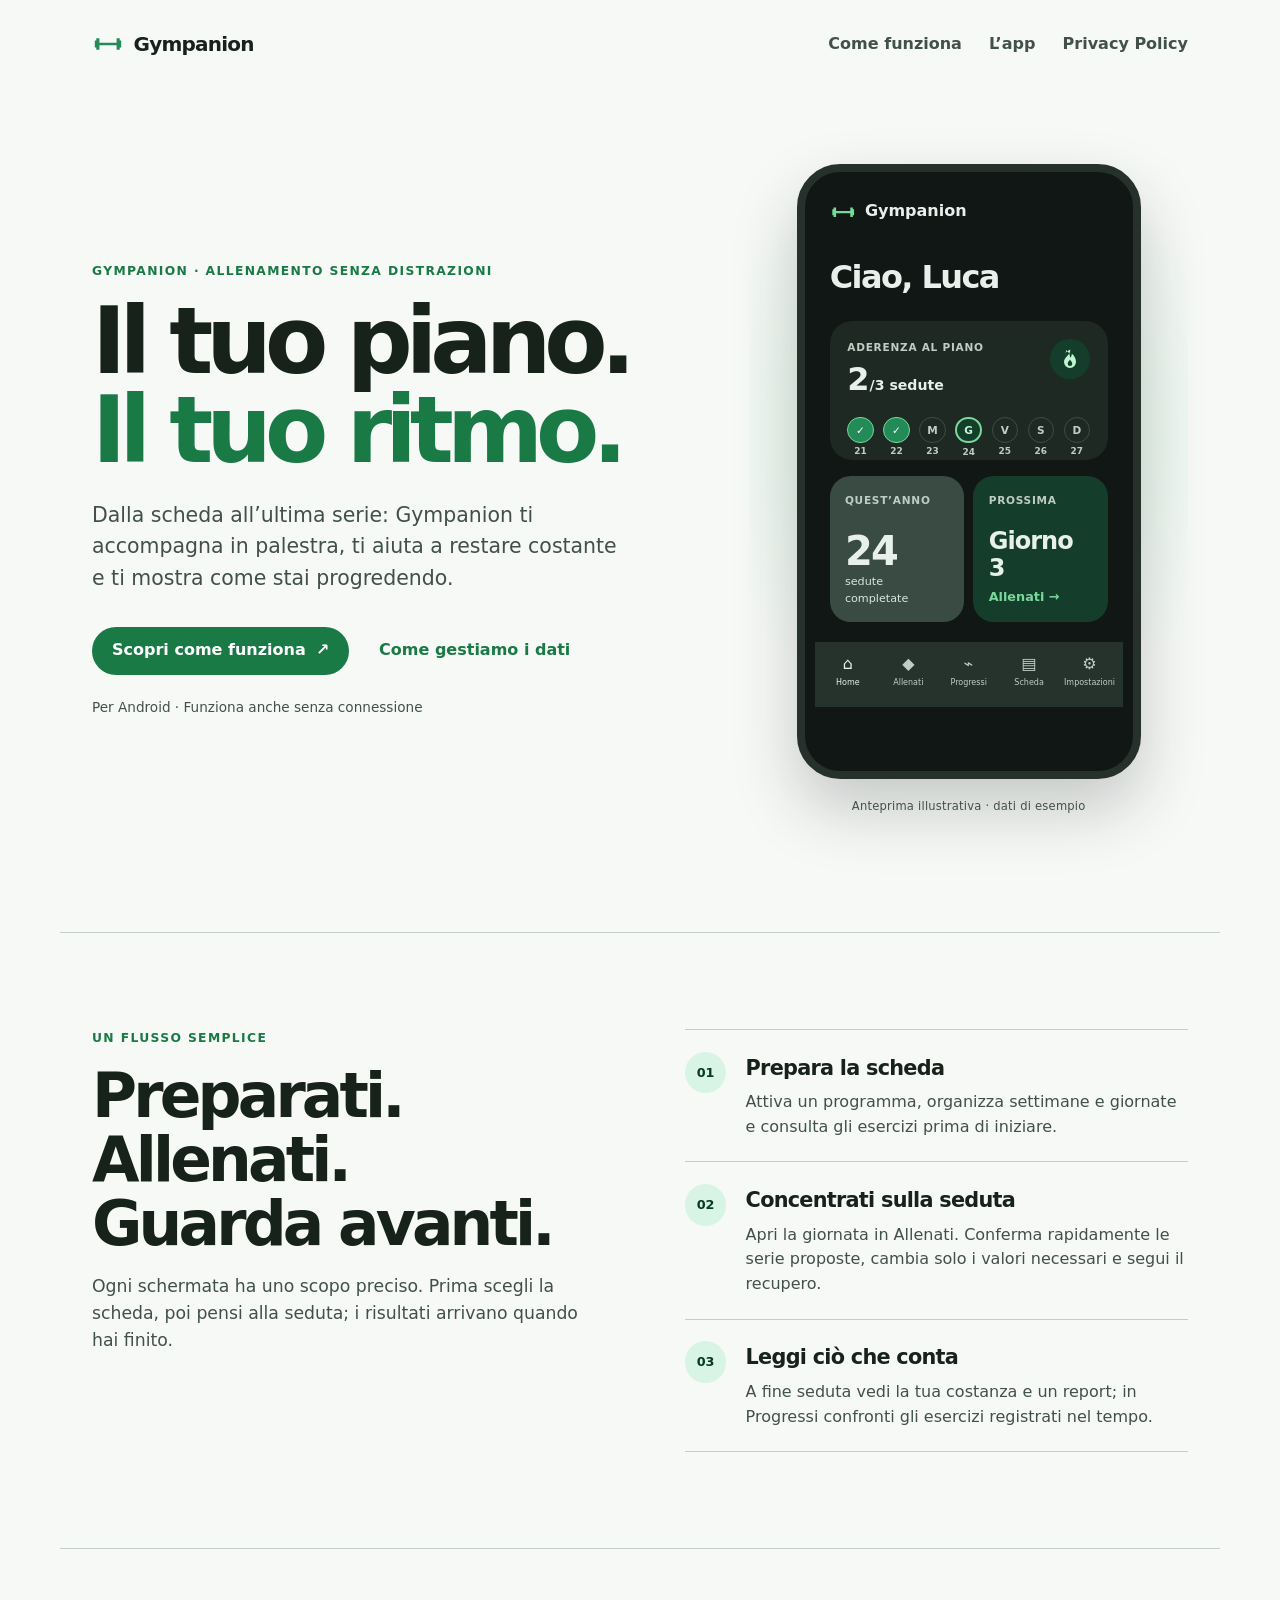
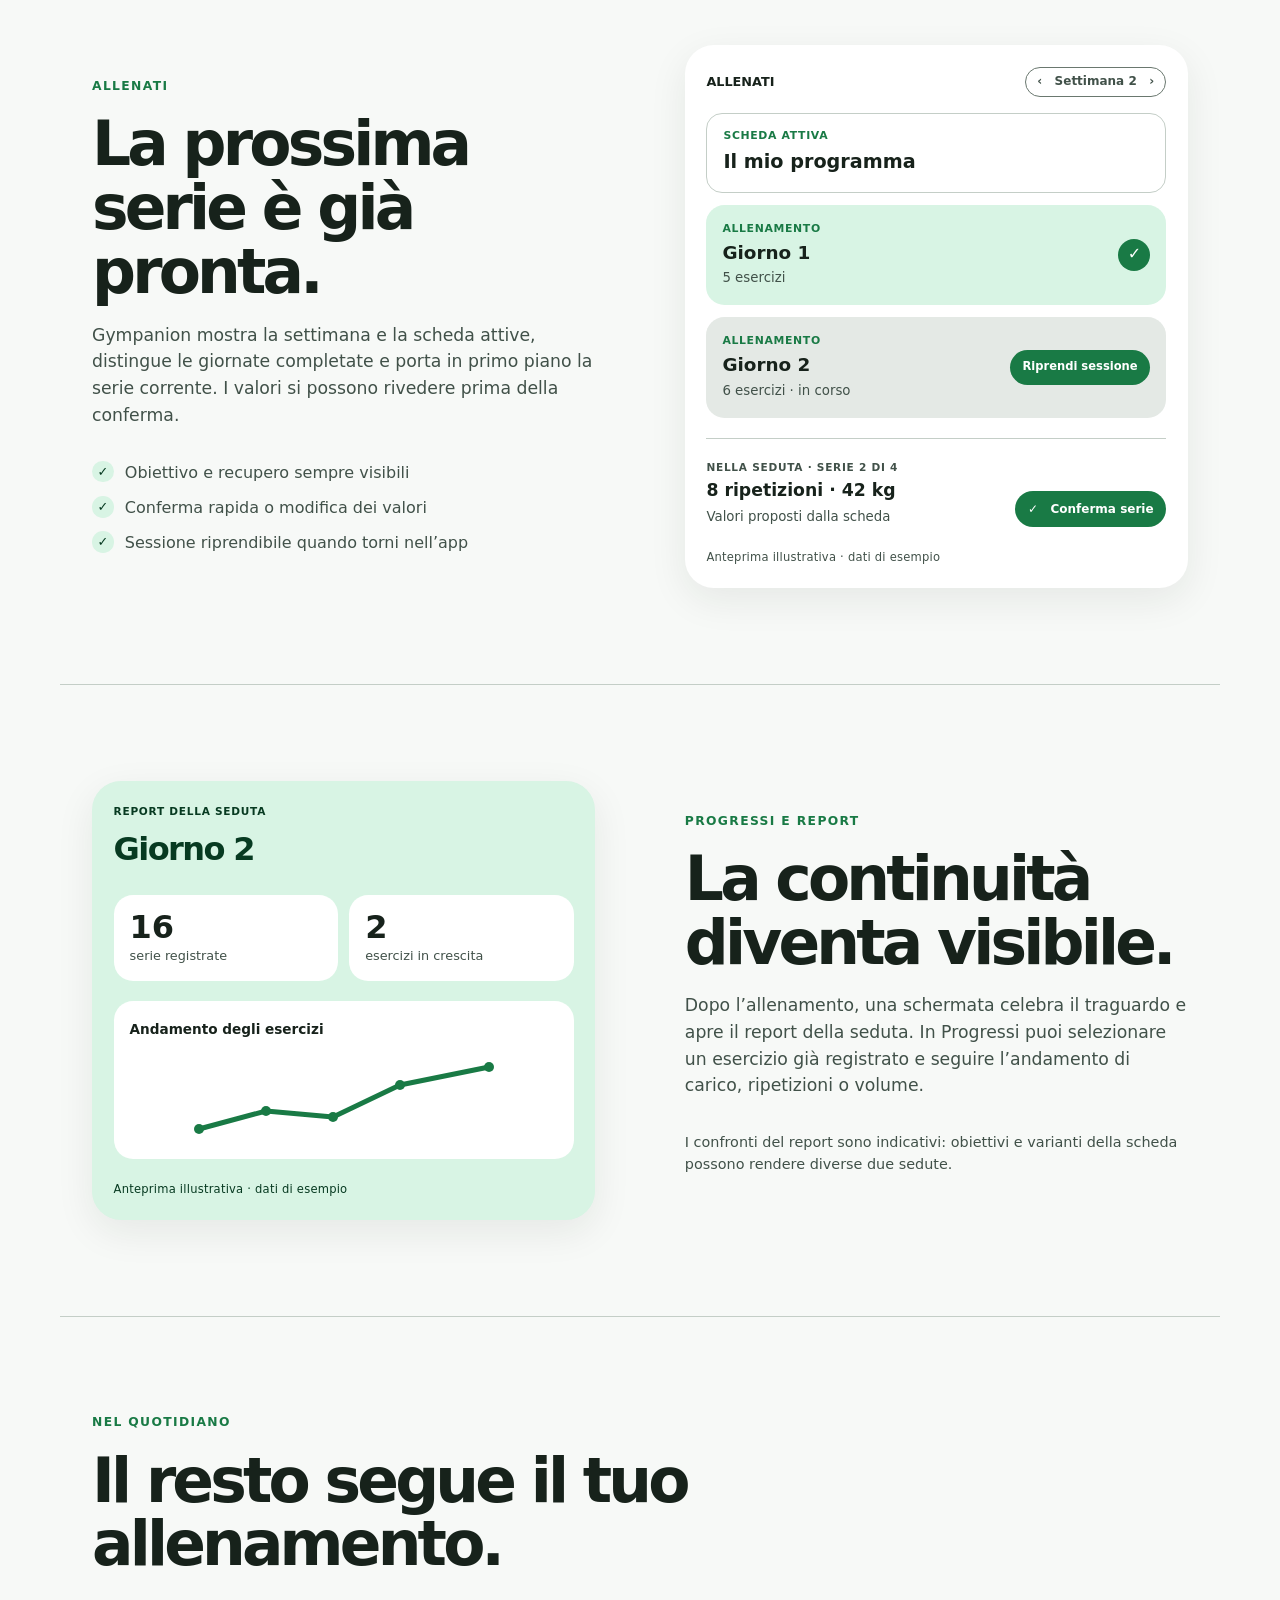
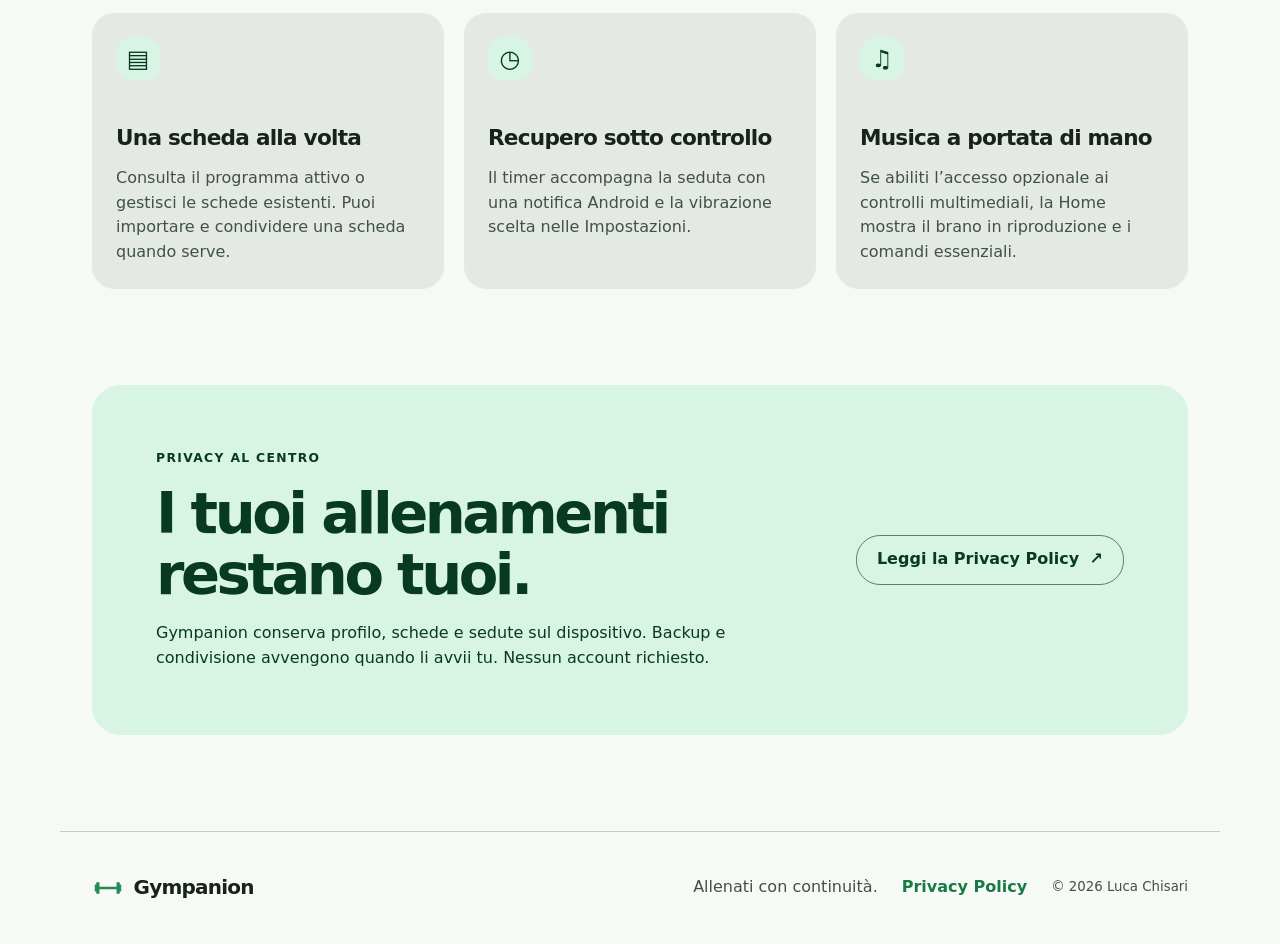
<file: index.html>
<!doctype html>
<html lang="it">
<head>
  <meta charset="UTF-8" />
  <meta name="viewport" content="width=device-width, initial-scale=1" />
  <meta name="description" content="Gympanion: pianifica la scheda, registra le serie e segui i progressi dei tuoi allenamenti. I dati restano sul tuo dispositivo." />
  <meta name="theme-color" content="#153D2B" />
  <title>Gympanion — Il tuo allenamento, con te</title>
  <link rel="icon" href="favicon.svg" type="image/svg+xml" />
  <link rel="stylesheet" href="styles.css" />
</head>
<body>
  <a class="skip-link" href="#contenuto">Vai al contenuto</a>
  <header class="site-header">
    <a class="brand" href="index.html" aria-label="Gympanion, pagina iniziale">
      <svg class="brand-mark" viewBox="0 0 32 32" aria-hidden="true"><path d="M6.2 14.7h19.6v2.6H6.2zM4.3 10.2h3.1v11.6H4.3zM2.8 12.4h1.5v7.2H2.8zM24.6 10.2h3.1v11.6h-3.1zM27.7 12.4h1.5v7.2h-1.5z" /></svg>
      <span>Gympanion</span>
    </a>
    <button class="menu-button" type="button" aria-expanded="false" aria-controls="site-nav">Menu</button>
    <nav id="site-nav" class="site-nav" aria-label="Navigazione principale">
      <a href="#come-funziona">Come funziona</a>
      <a href="#funzioni">L’app</a>
      <a href="privacy.html">Privacy Policy</a>
    </nav>
  </header>

  <main id="contenuto">
    <section class="hero">
      <div class="hero-copy">
        <p class="eyebrow">GYMPANION · ALLENAMENTO SENZA DISTRAZIONI</p>
        <h1>Il tuo piano.<br /><em>Il tuo ritmo.</em></h1>
        <p class="lead">Dalla scheda all’ultima serie: Gympanion ti accompagna in palestra, ti aiuta a restare costante e ti mostra come stai progredendo.</p>
        <div class="actions">
          <a class="button primary" href="#come-funziona">Scopri come funziona <span aria-hidden="true">↗</span></a>
          <a class="button text" href="privacy.html">Come gestiamo i dati</a>
        </div>
        <p class="hero-note">Per Android · Funziona anche senza connessione</p>
      </div>
      <div class="hero-visual">
        <div class="phone" aria-label="Anteprima illustrativa della schermata Home di Gympanion">
          <div class="phone-screen">
            <div class="mock-appbar"><svg viewBox="0 0 32 32" aria-hidden="true"><path d="M6.2 14.7h19.6v2.6H6.2zM4.3 10.2h3.1v11.6H4.3zM2.8 12.4h1.5v7.2H2.8zM24.6 10.2h3.1v11.6h-3.1zM27.7 12.4h1.5v7.2h-1.5z" /></svg><strong>Gympanion</strong></div>
            <h2 class="mock-heading">Ciao, Luca</h2>
            <div class="mock-streak">
              <div class="mock-streak-head"><div><span class="mock-label">ADERENZA AL PIANO</span><strong>2<span>/3 sedute</span></strong></div><span class="mock-flame" aria-hidden="true"><svg viewBox="0 0 24 24"><path d="M12.2 2.4c.3 3-1.1 4.5-2.8 6.4C7.5 10.9 6 12.7 6 15a6 6 0 0 0 12 0c0-3.5-1.8-6.2-4.2-8.5.1 2.3-.8 3.5-1.8 4.3.2-3.1-1.1-5.6-3.8-7.8 0 2-.9 3.8-2.2 5.4A11.7 11.7 0 0 1 12.2 2.4ZM12 12.7c1.6 1.7 2.3 3 2.3 4.1a2.3 2.3 0 0 1-4.6 0c0-1.4.9-2.6 2.3-4.1Z" /></svg></span></div>
              <div class="mock-week" aria-hidden="true"><span class="done">✓<small>21</small></span><span class="done">✓<small>22</small></span><span>M<small>23</small></span><span class="today">G<small>24</small></span><span>V<small>25</small></span><span>S<small>26</small></span><span>D<small>27</small></span></div>
            </div>
            <div class="mock-widgets">
              <div class="mock-widget annual"><span class="mock-label">QUEST’ANNO</span><strong>24</strong><small>sedute completate</small></div>
              <div class="mock-widget next"><span class="mock-label">PROSSIMA</span><strong>Giorno 3</strong><small>Allenati <span aria-hidden="true">→</span></small></div>
            </div>
            <div class="mock-nav" aria-hidden="true"><span class="selected">⌂<small>Home</small></span><span>◆<small>Allenati</small></span><span>⌁<small>Progressi</small></span><span>▤<small>Scheda</small></span><span>⚙<small>Impostazioni</small></span></div>
          </div>
        </div>
        <span class="preview-caption">Anteprima illustrativa · dati di esempio</span>
      </div>
    </section>

    <section id="come-funziona" class="section journey">
      <div class="section-intro"><p class="eyebrow">UN FLUSSO SEMPLICE</p><h2>Preparati. Allenati.<br />Guarda avanti.</h2><p>Ogni schermata ha uno scopo preciso. Prima scegli la scheda, poi pensi alla seduta; i risultati arrivano quando hai finito.</p></div>
      <ol class="journey-steps">
        <li><span class="step-number">01</span><div><h3>Prepara la scheda</h3><p>Attiva un programma, organizza settimane e giornate e consulta gli esercizi prima di iniziare.</p></div></li>
        <li><span class="step-number">02</span><div><h3>Concentrati sulla seduta</h3><p>Apri la giornata in Allenati. Conferma rapidamente le serie proposte, cambia solo i valori necessari e segui il recupero.</p></div></li>
        <li><span class="step-number">03</span><div><h3>Leggi ciò che conta</h3><p>A fine seduta vedi la tua costanza e un report; in Progressi confronti gli esercizi registrati nel tempo.</p></div></li>
      </ol>
    </section>

    <section id="funzioni" class="section app-tour">
      <div class="tour-copy"><p class="eyebrow">ALLENATI</p><h2>La prossima serie è già pronta.</h2><p>Gympanion mostra la settimana e la scheda attive, distingue le giornate completate e porta in primo piano la serie corrente. I valori si possono rivedere prima della conferma.</p><ul class="check-list"><li>Obiettivo e recupero sempre visibili</li><li>Conferma rapida o modifica dei valori</li><li>Sessione riprendibile quando torni nell’app</li></ul></div>
      <div class="demo-panel" aria-label="Anteprima illustrativa della schermata Allenati">
        <div class="demo-top"><span>ALLENATI</span><span class="demo-week">‹ &nbsp; Settimana 2 &nbsp; ›</span></div>
        <div class="demo-plan"><span>SCHEDA ATTIVA</span><strong>Il mio programma</strong></div>
        <div class="demo-day complete"><div><span>ALLENAMENTO</span><strong>Giorno 1</strong><small>5 esercizi</small></div><span class="check-disc" aria-label="Completato">✓</span></div>
        <div class="demo-day"><div><span>ALLENAMENTO</span><strong>Giorno 2</strong><small>6 esercizi · in corso</small></div><span class="mini-cta">Riprendi sessione</span></div>
        <div class="demo-set"><div><span class="mock-label">NELLA SEDUTA · SERIE 2 DI 4</span><strong>8 ripetizioni · 42 kg</strong><small>Valori proposti dalla scheda</small></div><span class="confirm">✓ &nbsp; Conferma serie</span></div>
        <small class="panel-caption">Anteprima illustrativa · dati di esempio</small>
      </div>
    </section>

    <section class="section progress-tour">
      <div class="tour-copy"><p class="eyebrow">PROGRESSI E REPORT</p><h2>La continuità diventa visibile.</h2><p>Dopo l’allenamento, una schermata celebra il traguardo e apre il report della seduta. In Progressi puoi selezionare un esercizio già registrato e seguire l’andamento di carico, ripetizioni o volume.</p><p class="supporting-copy">I confronti del report sono indicativi: obiettivi e varianti della scheda possono rendere diverse due sedute.</p></div>
      <div class="report-panel" aria-label="Anteprima illustrativa del report di una seduta">
        <span class="mock-label">REPORT DELLA SEDUTA</span><h3>Giorno 2</h3><div class="report-stats"><div><strong>16</strong><span>serie registrate</span></div><div><strong>2</strong><span>esercizi in crescita</span></div></div>
        <div class="report-line"><span>Andamento degli esercizi</span><svg viewBox="0 0 300 94" role="img" aria-label="Esempio di andamento in crescita"><path d="M5 80 L72 62 L139 68 L206 36 L295 18" fill="none" stroke="currentColor" stroke-width="5" stroke-linecap="round" stroke-linejoin="round" /><circle cx="5" cy="80" r="5" /><circle cx="72" cy="62" r="5" /><circle cx="139" cy="68" r="5" /><circle cx="206" cy="36" r="5" /><circle cx="295" cy="18" r="5" /></svg></div>
        <small class="panel-caption">Anteprima illustrativa · dati di esempio</small>
      </div>
    </section>

    <section class="section details-section">
      <div class="section-intro"><p class="eyebrow">NEL QUOTIDIANO</p><h2>Il resto segue il tuo allenamento.</h2></div>
      <div class="detail-grid">
        <article><span class="detail-icon" aria-hidden="true">▤</span><h3>Una scheda alla volta</h3><p>Consulta il programma attivo o gestisci le schede esistenti. Puoi importare e condividere una scheda quando serve.</p></article>
        <article><span class="detail-icon" aria-hidden="true">◷</span><h3>Recupero sotto controllo</h3><p>Il timer accompagna la seduta con una notifica Android e la vibrazione scelta nelle Impostazioni.</p></article>
        <article><span class="detail-icon" aria-hidden="true">♫</span><h3>Musica a portata di mano</h3><p>Se abiliti l’accesso opzionale ai controlli multimediali, la Home mostra il brano in riproduzione e i comandi essenziali.</p></article>
      </div>
    </section>

    <section id="privacy" class="privacy-callout"><div><p class="eyebrow">PRIVACY AL CENTRO</p><h2>I tuoi allenamenti restano tuoi.</h2><p>Gympanion conserva profilo, schede e sedute sul dispositivo. Backup e condivisione avvengono quando li avvii tu. Nessun account richiesto.</p></div><a class="button secondary" href="privacy.html">Leggi la Privacy Policy <span aria-hidden="true">↗</span></a></section>
  </main>
  <footer class="site-footer"><a class="brand" href="index.html" aria-label="Gympanion, pagina iniziale"><svg class="brand-mark" viewBox="0 0 32 32" aria-hidden="true"><path d="M6.2 14.7h19.6v2.6H6.2zM4.3 10.2h3.1v11.6H4.3zM2.8 12.4h1.5v7.2H2.8zM24.6 10.2h3.1v11.6h-3.1zM27.7 12.4h1.5v7.2h-1.5z" /></svg><span>Gympanion</span></a><p>Allenati con continuità.</p><a href="privacy.html">Privacy Policy</a><small>© <span data-current-year></span> Luca Chisari</small></footer>
  <script src="script.js"></script>
</body>
</html>
</file>
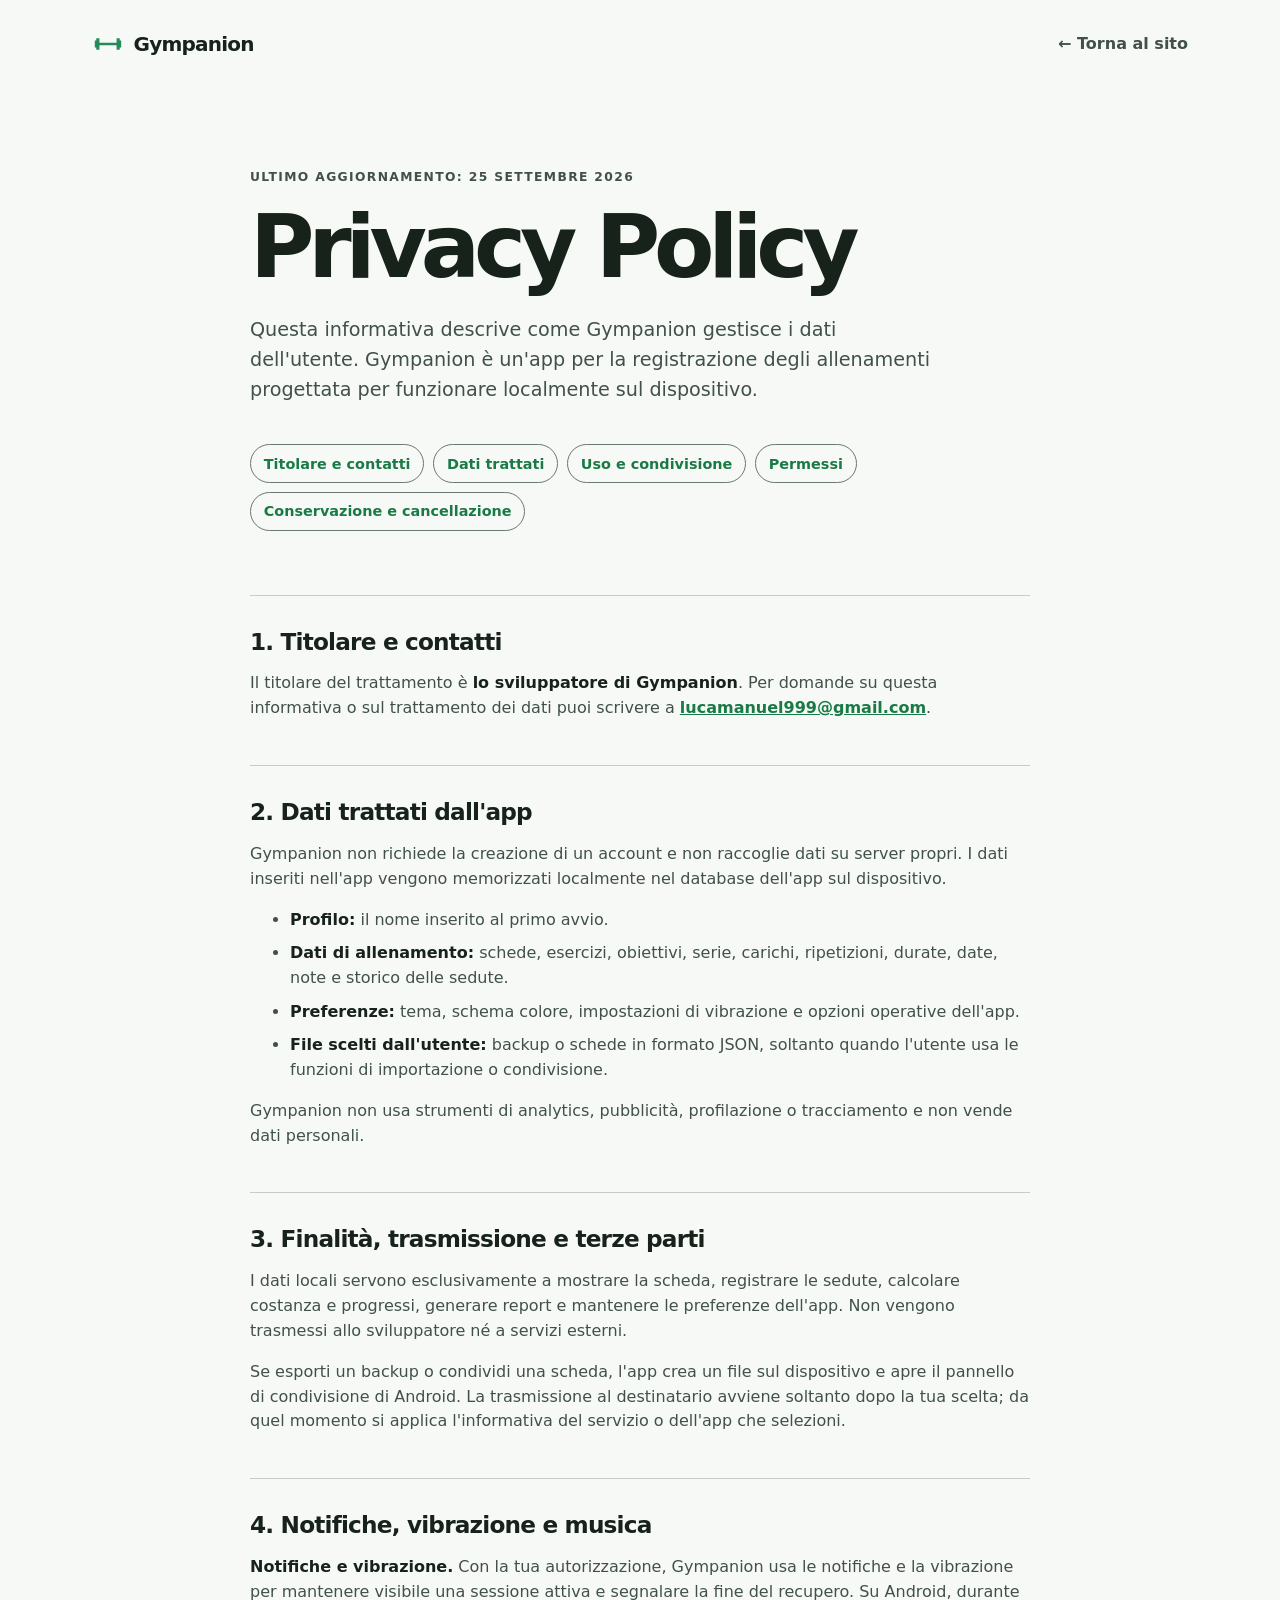
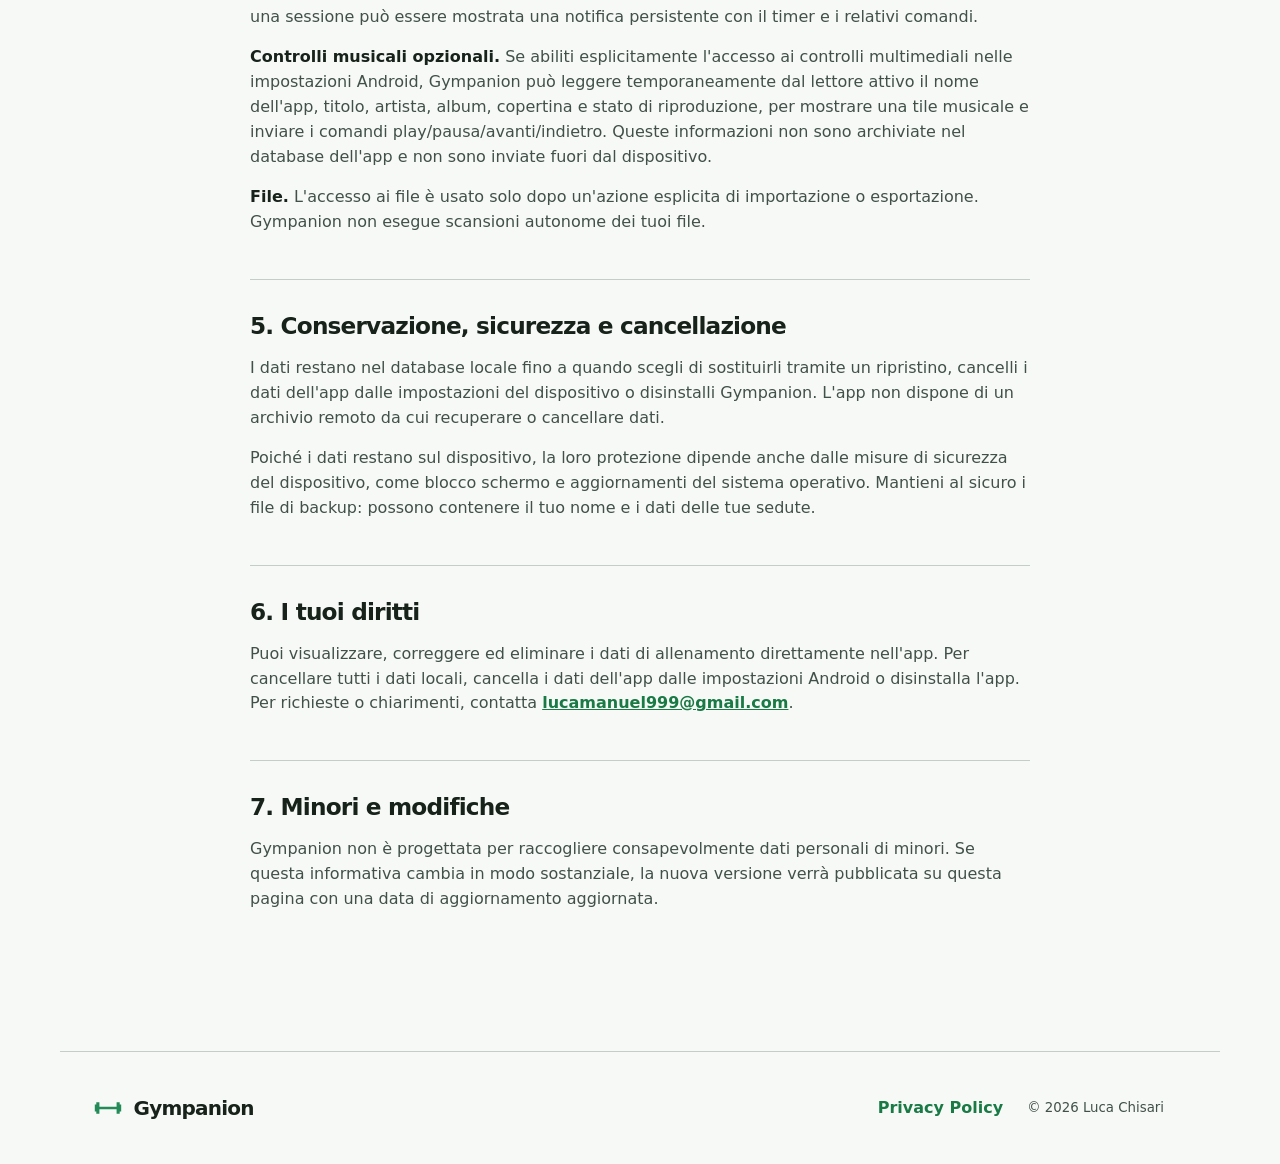
<file: privacy.html>
<!doctype html>
<html lang="it">
  <head>
    <meta charset="UTF-8" />
    <meta name="viewport" content="width=device-width, initial-scale=1" />
    <meta name="description" content="Privacy Policy di Gympanion." />
    <meta name="theme-color" content="#153D2B" />
    <title>Privacy Policy — Gympanion</title>
    <link rel="icon" href="favicon.svg" type="image/svg+xml" />
    <link rel="stylesheet" href="styles.css" />
  </head>
  <body>
    <a class="skip-link" href="#contenuto">Vai al contenuto</a>
    <header class="site-header">
      <a class="brand" href="index.html" aria-label="Gympanion, pagina iniziale">
        <svg class="brand-mark" viewBox="0 0 32 32" aria-hidden="true"><path d="M6.2 14.7h19.6v2.6H6.2zM4.3 10.2h3.1v11.6H4.3zM2.8 12.4h1.5v7.2H2.8zM24.6 10.2h3.1v11.6h-3.1zM27.7 12.4h1.5v7.2h-1.5z" /></svg>
        <span>Gympanion</span>
      </a>
      <a class="back-link" href="index.html">← Torna al sito</a>
    </header>

    <main id="contenuto" class="policy">
      <p class="eyebrow">ULTIMO AGGIORNAMENTO: 25 SETTEMBRE 2026</p>
      <h1>Privacy Policy</h1>
      <p class="policy-lead">Questa informativa descrive come Gympanion gestisce i dati dell'utente. Gympanion è un'app per la registrazione degli allenamenti progettata per funzionare localmente sul dispositivo.</p>

      <nav class="policy-toc" aria-label="Indice della Privacy Policy">
        <a href="#titolare">Titolare e contatti</a>
        <a href="#dati">Dati trattati</a>
        <a href="#uso">Uso e condivisione</a>
        <a href="#permessi">Permessi</a>
        <a href="#conservazione">Conservazione e cancellazione</a>
      </nav>

      <section id="titolare">
        <h2>1. Titolare e contatti</h2>
        <p>Il titolare del trattamento è <strong>lo sviluppatore di Gympanion</strong>. Per domande su questa informativa o sul trattamento dei dati puoi scrivere a <a href="mailto:lucamanuel999@gmail.com">lucamanuel999@gmail.com</a>.</p>
      </section>

      <section id="dati">
        <h2>2. Dati trattati dall'app</h2>
        <p>Gympanion non richiede la creazione di un account e non raccoglie dati su server propri. I dati inseriti nell'app vengono memorizzati localmente nel database dell'app sul dispositivo.</p>
        <ul>
          <li><strong>Profilo:</strong> il nome inserito al primo avvio.</li>
          <li><strong>Dati di allenamento:</strong> schede, esercizi, obiettivi, serie, carichi, ripetizioni, durate, date, note e storico delle sedute.</li>
          <li><strong>Preferenze:</strong> tema, schema colore, impostazioni di vibrazione e opzioni operative dell'app.</li>
          <li><strong>File scelti dall'utente:</strong> backup o schede in formato JSON, soltanto quando l'utente usa le funzioni di importazione o condivisione.</li>
        </ul>
        <p>Gympanion non usa strumenti di analytics, pubblicità, profilazione o tracciamento e non vende dati personali.</p>
      </section>

      <section id="uso">
        <h2>3. Finalità, trasmissione e terze parti</h2>
        <p>I dati locali servono esclusivamente a mostrare la scheda, registrare le sedute, calcolare costanza e progressi, generare report e mantenere le preferenze dell'app. Non vengono trasmessi allo sviluppatore né a servizi esterni.</p>
        <p>Se esporti un backup o condividi una scheda, l'app crea un file sul dispositivo e apre il pannello di condivisione di Android. La trasmissione al destinatario avviene soltanto dopo la tua scelta; da quel momento si applica l'informativa del servizio o dell'app che selezioni.</p>
      </section>

      <section id="permessi">
        <h2>4. Notifiche, vibrazione e musica</h2>
        <p><strong>Notifiche e vibrazione.</strong> Con la tua autorizzazione, Gympanion usa le notifiche e la vibrazione per mantenere visibile una sessione attiva e segnalare la fine del recupero. Su Android, durante una sessione può essere mostrata una notifica persistente con il timer e i relativi comandi.</p>
        <p><strong>Controlli musicali opzionali.</strong> Se abiliti esplicitamente l'accesso ai controlli multimediali nelle impostazioni Android, Gympanion può leggere temporaneamente dal lettore attivo il nome dell'app, titolo, artista, album, copertina e stato di riproduzione, per mostrare una tile musicale e inviare i comandi play/pausa/avanti/indietro. Queste informazioni non sono archiviate nel database dell'app e non sono inviate fuori dal dispositivo.</p>
        <p><strong>File.</strong> L'accesso ai file è usato solo dopo un'azione esplicita di importazione o esportazione. Gympanion non esegue scansioni autonome dei tuoi file.</p>
      </section>

      <section id="conservazione">
        <h2>5. Conservazione, sicurezza e cancellazione</h2>
        <p>I dati restano nel database locale fino a quando scegli di sostituirli tramite un ripristino, cancelli i dati dell'app dalle impostazioni del dispositivo o disinstalli Gympanion. L'app non dispone di un archivio remoto da cui recuperare o cancellare dati.</p>
        <p>Poiché i dati restano sul dispositivo, la loro protezione dipende anche dalle misure di sicurezza del dispositivo, come blocco schermo e aggiornamenti del sistema operativo. Mantieni al sicuro i file di backup: possono contenere il tuo nome e i dati delle tue sedute.</p>
      </section>

      <section>
        <h2>6. I tuoi diritti</h2>
        <p>Puoi visualizzare, correggere ed eliminare i dati di allenamento direttamente nell'app. Per cancellare tutti i dati locali, cancella i dati dell'app dalle impostazioni Android o disinstalla l'app. Per richieste o chiarimenti, contatta <a href="mailto:lucamanuel999@gmail.com">lucamanuel999@gmail.com</a>.</p>
      </section>

      <section>
        <h2>7. Minori e modifiche</h2>
        <p>Gympanion non è progettata per raccogliere consapevolmente dati personali di minori. Se questa informativa cambia in modo sostanziale, la nuova versione verrà pubblicata su questa pagina con una data di aggiornamento aggiornata.</p>
      </section>
    </main>

    <footer class="site-footer">
      <a class="brand" href="index.html" aria-label="Gympanion, pagina iniziale">
        <svg class="brand-mark" viewBox="0 0 32 32" aria-hidden="true"><path d="M6.2 14.7h19.6v2.6H6.2zM4.3 10.2h3.1v11.6H4.3zM2.8 12.4h1.5v7.2H2.8zM24.6 10.2h3.1v11.6h-3.1zM27.7 12.4h1.5v7.2h-1.5z" /></svg>
        <span>Gympanion</span>
      </a>
      <a href="privacy.html">Privacy Policy</a>
      <small>© <span data-current-year></span> Luca Chisari</small>
    </footer>
    <script src="script.js"></script>
  </body>
</html>
</file>
<file: styles.css>
:root {
  color-scheme: light dark;
  --primary: #197a45;
  --primary-hover: #135b34;
  --brand-mark: #238b57;
  --on-primary: #fff;
  --primary-container: #d8f4e4;
  --on-primary-container: #073a21;
  --secondary-container: #d5e8df;
  --tertiary-container: #c6e7ff;
  --background: #f7f9f7;
  --surface: #fff;
  --surface-variant: #e4e9e5;
  --on-surface: #17221b;
  --on-surface-variant: #415149;
  --outline: #6a786f;
  --outline-variant: #c4cec7;
  --max-width: 1160px;
}

* { box-sizing: border-box; }
html { scroll-behavior: smooth; }
body { margin: 0; background: var(--background); color: var(--on-surface); font-family: Inter, ui-sans-serif, system-ui, -apple-system, BlinkMacSystemFont, "Segoe UI", sans-serif; font-size: 16px; line-height: 1.55; }
a { color: inherit; }
a:focus-visible, button:focus-visible { outline: 3px solid var(--primary); outline-offset: 3px; }
h1, h2, h3, p { margin-top: 0; }
.skip-link { position: fixed; z-index: 20; left: 1rem; top: -4rem; border-radius: .75rem; background: var(--on-surface); color: var(--surface); padding: .7rem 1rem; }
.skip-link:focus { top: 1rem; }
.site-header, .site-footer, main { width: min(100%, var(--max-width)); margin-inline: auto; }
.site-header { min-height: 88px; display: flex; align-items: center; justify-content: space-between; padding: 1.25rem 2rem; }
.brand { display: inline-flex; align-items: center; gap: .6rem; color: var(--on-surface); font-size: 1.25rem; font-weight: 850; letter-spacing: -.04em; text-decoration: none; white-space: nowrap; }
.brand-mark { width: 2rem; height: 2rem; flex: none; fill: var(--brand-mark); }
.site-nav { display: flex; align-items: center; gap: 1.7rem; }
.site-nav a, .back-link { color: var(--on-surface-variant); font-weight: 650; text-decoration: none; }
.site-nav a:hover, .back-link:hover { color: var(--primary); }
.menu-button { display: none; min-height: 44px; border: 1px solid var(--outline); border-radius: 1.5rem; background: transparent; color: var(--on-surface); font: inherit; font-weight: 650; padding: .4rem 1rem; }
.eyebrow { margin-bottom: 1rem; color: var(--primary); font-size: .77rem; font-weight: 800; letter-spacing: .11em; }
.button { display: inline-flex; min-height: 48px; align-items: center; justify-content: center; gap: .65rem; border-radius: 1.5rem; padding: .72rem 1.25rem; font-weight: 750; text-decoration: none; text-align: center; transition: background-color .18s ease, transform .18s ease; }
.button:hover { transform: translateY(-2px); }
.button.primary { background: var(--primary); color: var(--on-primary); }
.button.primary:hover { background: var(--primary-hover); }
.button.text { color: var(--primary); }
.button.secondary { border: 1px solid var(--outline); color: var(--on-primary-container); }

.hero { min-height: 680px; display: grid; grid-template-columns: minmax(0, 1.15fr) minmax(350px, .85fr); align-items: center; gap: clamp(2rem, 5vw, 5rem); padding: 3.5rem 2rem 6rem; }
.hero h1 { max-width: 720px; margin-bottom: 1.5rem; font-size: clamp(3.7rem, 7.2vw, 6.8rem); font-weight: 850; line-height: .97; letter-spacing: -.075em; }
.hero h1 em { color: var(--primary); font-style: normal; }
.lead { max-width: 540px; color: var(--on-surface-variant); font-size: clamp(1.08rem, 1.7vw, 1.28rem); line-height: 1.55; }
.actions { display: flex; flex-wrap: wrap; gap: .6rem; margin-top: 2rem; }
.hero-note { margin: 1.4rem 0 0; color: var(--on-surface-variant); font-size: .85rem; }
.hero-visual { display: grid; justify-items: center; gap: 1.2rem; border-radius: 2rem; background: radial-gradient(circle at 50% 42%, var(--primary-container) 0, transparent 63%); padding: 1.25rem 1rem; }
.preview-caption, .panel-caption { color: var(--on-surface-variant); font-size: .72rem; letter-spacing: .02em; }
.phone { width: min(100%, 344px); border: 8px solid #27312c; border-radius: 2.7rem; background: #101715; box-shadow: 0 30px 65px rgb(23 34 27 / 22%); padding: 9px 9px 0; }
.phone-screen { min-height: 590px; overflow: hidden; border-radius: 2rem 2rem 2.2rem 2.2rem; background: #101715; color: #e7f0ea; padding: 1.1rem 1rem 0; }
.mock-appbar { display: flex; align-items: center; gap: .55rem; font-size: 1rem; }
.mock-appbar svg { width: 1.65rem; fill: #77d99a; }
.mock-heading { margin: 1.75rem 0 1.15rem; font-size: 2rem; font-weight: 800; letter-spacing: -.05em; }
.mock-streak { border-radius: 1.4rem; background: #1e2923; padding: 1.1rem; }
.mock-streak-head { display: flex; align-items: flex-start; justify-content: space-between; }
.mock-label { display: block; color: #c0cdc4; font-size: .66rem; font-weight: 800; letter-spacing: .07em; }
.mock-streak-head strong { display: block; margin-top: .35rem; font-size: 2rem; line-height: 1.15; }
.mock-streak-head strong span { font-size: .88rem; font-weight: 650; }
.mock-flame { display: grid; width: 2.5rem; height: 2.5rem; place-items: center; border-radius: 50%; background: #153d2b; color: #bdf7cf; }
.mock-flame svg { width: 1.5rem; height: 1.5rem; fill: currentColor; }
.mock-week { display: flex; justify-content: space-between; gap: .2rem; margin-top: 1.2rem; }
.mock-week > span { display: grid; width: 1.65rem; height: 1.65rem; place-items: center; border: 1px solid #3e4c44; border-radius: 50%; color: #c0cdc4; font-size: .66rem; font-weight: 750; position: relative; }
.mock-week > span.done { border-color: #77d99a; background: #238b57; color: #fff; }
.mock-week > span.today { border: 2px solid #77d99a; background: #153d2b; color: #bdf7cf; }
.mock-week small { position: absolute; top: 1.7rem; color: #c0cdc4; font-size: .56rem; }
.mock-widgets { display: grid; grid-template-columns: 1fr 1fr; gap: .6rem; margin-top: 1rem; }
.mock-widget { min-width: 0; min-height: 146px; display: flex; flex-direction: column; border-radius: 1.3rem; padding: .95rem; }
.mock-widget.annual { background: #394b43; }
.mock-widget.next { background: #153d2b; }
.mock-widget strong { margin-top: auto; font-size: 1.5rem; line-height: 1.1; letter-spacing: -.04em; }
.mock-widget.annual strong { font-size: 2.5rem; }
.mock-widget small { color: #d5e8df; font-size: .7rem; }
.mock-widget.next small { margin-top: .4rem; color: #77d99a; font-size: .8rem; font-weight: 750; }
.mock-nav { display: grid; grid-template-columns: repeat(5, 1fr); gap: .2rem; margin: 1.25rem -.95rem 0; background: #26332d; padding: .6rem .3rem 1.1rem; text-align: center; }
.mock-nav > span { min-width: 0; display: grid; justify-items: center; color: #c0cdc4; font-size: 1rem; }
.mock-nav > span.selected { color: #e7f0ea; }
.mock-nav small { max-width: 100%; overflow: hidden; font-size: .5rem; text-overflow: clip; }

.section { padding: 6rem 2rem; border-top: 1px solid var(--outline-variant); }
.section h2 { margin-bottom: 1.1rem; font-size: clamp(2.35rem, 4.8vw, 4.3rem); line-height: 1.04; letter-spacing: -.062em; }
.section-intro > p:last-child, .tour-copy > p:not(.eyebrow) { max-width: 540px; color: var(--on-surface-variant); font-size: 1.08rem; }
.journey { display: grid; grid-template-columns: minmax(0, 1fr) minmax(0, 1fr); gap: clamp(2rem, 7vw, 7rem); }
.journey-steps { margin: 0; padding: 0; list-style: none; }
.journey-steps li { display: grid; grid-template-columns: 2.8rem 1fr; gap: 1rem; padding: 1.35rem 0; border-bottom: 1px solid var(--outline-variant); }
.journey-steps li:first-child { border-top: 1px solid var(--outline-variant); }
.step-number { display: grid; width: 2.6rem; height: 2.6rem; place-items: center; border-radius: 50%; background: var(--primary-container); color: var(--on-primary-container); font-size: .8rem; font-weight: 850; }
.journey-steps h3 { margin: 0 0 .4rem; font-size: 1.3rem; letter-spacing: -.035em; }
.journey-steps p { margin: 0; color: var(--on-surface-variant); }
.app-tour, .progress-tour { display: grid; grid-template-columns: minmax(0, 1fr) minmax(0, 1fr); align-items: center; gap: clamp(3rem, 7vw, 7rem); }
.progress-tour .tour-copy { order: 2; }
.progress-tour .report-panel { order: 1; }
.check-list { padding: 0; margin: 2rem 0 0; list-style: none; }
.check-list li { display: flex; align-items: flex-start; gap: .7rem; margin-top: .65rem; color: var(--on-surface-variant); }
.check-list li::before { content: "✓"; display: grid; width: 1.35rem; height: 1.35rem; flex: none; place-items: center; border-radius: 50%; background: var(--primary-container); color: var(--on-primary-container); font-size: .8rem; font-weight: 850; }
.tour-copy .supporting-copy { margin-top: 2rem; font-size: .9rem !important; }
.demo-panel, .report-panel { border-radius: 1.8rem; background: var(--surface); box-shadow: 0 12px 38px rgb(23 34 27 / 8%); padding: 1.35rem; }
.demo-top { display: flex; flex-wrap: wrap; align-items: center; justify-content: space-between; gap: .5rem; margin-bottom: 1rem; font-size: .8rem; font-weight: 850; }
.demo-week { border: 1px solid var(--outline); border-radius: 1.2rem; padding: .3rem .7rem; color: var(--on-surface-variant); font-size: .75rem; font-weight: 700; }
.demo-plan { display: grid; gap: .15rem; border: 1px solid var(--outline-variant); border-radius: 1rem; padding: .9rem 1rem; }
.demo-plan span, .demo-day span:not(.check-disc):not(.mini-cta) { color: var(--primary); font-size: .68rem; font-weight: 800; letter-spacing: .06em; }
.demo-plan strong { font-size: 1.2rem; }
.demo-day { display: flex; align-items: center; justify-content: space-between; gap: .75rem; margin-top: .75rem; border-radius: 1.15rem; background: var(--surface-variant); padding: 1rem; }
.demo-day.complete { background: var(--primary-container); }
.demo-day > div { display: grid; gap: .08rem; }
.demo-day strong { font-size: 1.15rem; }
.demo-day small { color: var(--on-surface-variant); }
.check-disc { display: grid; width: 2rem; height: 2rem; flex: none; place-items: center; border-radius: 50%; background: var(--primary); color: #fff; font-weight: 850; }
.mini-cta { border-radius: 1.2rem; background: var(--primary); color: #fff; padding: .55rem .8rem; font-size: .72rem; font-weight: 800; white-space: nowrap; }
.demo-set { display: flex; flex-wrap: wrap; align-items: end; justify-content: space-between; gap: .85rem; margin-top: 1.25rem; border-top: 1px solid var(--outline-variant); padding-top: 1.25rem; }
.demo-set > div { display: grid; gap: .15rem; }
.demo-set .mock-label { color: var(--on-surface-variant); }
.demo-set strong { font-size: 1.08rem; }
.demo-set small { color: var(--on-surface-variant); }
.confirm { border-radius: 1.2rem; background: var(--primary); color: #fff; padding: .55rem .8rem; font-size: .75rem; font-weight: 800; }
.panel-caption { display: block; margin-top: 1.35rem; }
.report-panel { background: var(--primary-container); }
.report-panel > .mock-label { color: var(--on-primary-container); }
.report-panel h3 { margin: .35rem 0 1.3rem; color: var(--on-primary-container); font-size: 2rem; letter-spacing: -.05em; }
.report-stats { display: grid; grid-template-columns: 1fr 1fr; gap: .7rem; }
.report-stats > div { display: grid; gap: .15rem; border-radius: 1.2rem; background: var(--surface); padding: 1rem; }
.report-stats strong { font-size: 2rem; line-height: 1; }
.report-stats span { color: var(--on-surface-variant); font-size: .8rem; }
.report-line { margin-top: 1.2rem; border-radius: 1.2rem; background: var(--surface); padding: 1rem; }
.report-line span { font-size: .85rem; font-weight: 750; }
.report-line svg { display: block; width: 100%; height: 94px; margin-top: .5rem; color: var(--primary); fill: var(--primary); }
.report-panel .panel-caption { color: var(--on-primary-container); }
.details-section .section-intro { max-width: 720px; margin-bottom: 2.3rem; }
.detail-grid { display: grid; grid-template-columns: repeat(3, minmax(0, 1fr)); gap: 1.25rem; }
.detail-grid article { border-radius: 1.4rem; background: var(--surface-variant); padding: 1.5rem; }
.detail-icon { display: grid; width: 2.75rem; height: 2.75rem; place-items: center; border-radius: 1rem; background: var(--primary-container); color: var(--on-primary-container); font-size: 1.5rem; line-height: 1; }
.detail-grid h3 { margin: 2.5rem 0 .7rem; font-size: 1.35rem; letter-spacing: -.035em; }
.detail-grid p { margin: 0; color: var(--on-surface-variant); }
.privacy-callout { display: flex; align-items: center; justify-content: space-between; gap: 2rem; margin: 0 2rem 6rem; border-radius: 1.8rem; background: var(--primary-container); padding: clamp(2rem, 5vw, 4rem); }
.privacy-callout h2 { max-width: 580px; margin-bottom: 1rem; color: var(--on-primary-container); font-size: clamp(2.2rem, 4.5vw, 4rem); line-height: 1.05; letter-spacing: -.06em; }
.privacy-callout p:not(.eyebrow) { max-width: 600px; margin-bottom: 0; color: var(--on-primary-container); }
.privacy-callout .eyebrow { color: var(--on-primary-container); }
.privacy-callout .button { flex: none; }
.site-footer { display: grid; grid-template-columns: 1fr auto auto auto; align-items: center; gap: 1.5rem; border-top: 1px solid var(--outline-variant); padding: 2.5rem 2rem; color: var(--on-surface-variant); }
.site-footer p, .site-footer small { margin: 0; }
.site-footer > a:not(.brand) { color: var(--primary); font-weight: 700; text-decoration: none; }

.policy { width: min(100% - 4rem, 780px); padding: 5rem 0 6rem; }
.policy h1 { margin-bottom: 1.5rem; font-size: clamp(3rem, 7vw, 5.5rem); line-height: 1; letter-spacing: -.07em; }
.policy-lead { max-width: 700px; color: var(--on-surface-variant); font-size: 1.2rem; }
.policy-toc { display: flex; flex-wrap: wrap; gap: .55rem; margin: 2.5rem 0 4rem; }
.policy-toc a { border: 1px solid var(--outline); border-radius: 1.5rem; color: var(--primary); padding: .45rem .8rem; font-size: .9rem; font-weight: 650; text-decoration: none; }
.policy section { scroll-margin-top: 1rem; padding: 1.75rem 0; border-top: 1px solid var(--outline-variant); }
.policy h2 { margin-bottom: .75rem; font-size: 1.45rem; letter-spacing: -.035em; }
.policy p, .policy li { color: var(--on-surface-variant); }
.policy li + li { margin-top: .55rem; }
.policy strong { color: var(--on-surface); }
.policy a:not(.brand) { color: var(--primary); font-weight: 700; }

@media (max-width: 900px) {
  .hero { grid-template-columns: 1fr; gap: 2.5rem; }
  .hero-copy { max-width: 650px; }
  .hero-visual { padding-block: 1rem; }
  .journey, .app-tour, .progress-tour { grid-template-columns: 1fr; gap: 2rem; }
  .progress-tour .tour-copy, .progress-tour .report-panel { order: initial; }
  .demo-panel, .report-panel { width: min(100%, 580px); }
  .detail-grid { grid-template-columns: 1fr; }
  .detail-grid h3 { margin-top: 1.5rem; }
  .privacy-callout { align-items: flex-start; flex-direction: column; }
  .site-footer { grid-template-columns: 1fr auto; }
}
@media (max-width: 620px) {
  .site-header { min-height: 74px; padding: 1.15rem 1.25rem; }
  .menu-button { display: block; }
  .site-nav { display: none; position: absolute; z-index: 10; top: 68px; right: 1rem; left: 1rem; flex-direction: column; align-items: stretch; gap: 0; border: 1px solid var(--outline); border-radius: 1rem; background: var(--surface); box-shadow: 0 8px 24px rgb(23 34 27 / 14%); padding: .5rem; }
  .site-nav.is-open { display: flex; }
  .site-nav a { padding: .75rem; }
  .hero { min-height: auto; padding: 3rem 1.25rem 4.5rem; }
  .hero h1 { font-size: clamp(3.2rem, 13vw, 5rem); }
  .hero-visual { margin-inline: -.5rem; }
  .section { padding: 4.5rem 1.25rem; }
  .privacy-callout { margin: 0 1.25rem 4rem; }
  .privacy-callout .button { align-self: stretch; max-width: 100%; white-space: normal; }
  .site-footer { grid-template-columns: 1fr; gap: .75rem; padding: 2rem 1.25rem; }
  .policy { width: min(100% - 2.5rem, 780px); padding: 3.5rem 0 4rem; }
  .back-link { font-size: .9rem; }
}
@media (max-width: 360px) {
  .phone { width: min(100%, 312px); }
  .phone-screen { padding-inline: .75rem; }
  .mock-week > span { width: 1.45rem; height: 1.45rem; }
  .mock-widgets { gap: .4rem; }
  .mini-cta { white-space: normal; text-align: center; }
}
@media (prefers-color-scheme: dark) {
  :root { --primary: #77d99a; --primary-hover: #a0e8b8; --brand-mark: #77d99a; --on-primary: #06371e; --primary-container: #153d2b; --on-primary-container: #bdf7cf; --secondary-container: #394b43; --tertiary-container: #294a5e; --background: #101715; --surface: #18211e; --surface-variant: #26332d; --on-surface: #e7f0ea; --on-surface-variant: #c0cdc4; --outline: #87958d; --outline-variant: #3e4c44; }
  .phone { border-color: #3e4c44; }
  .mock-widget.next { background: #153d2b; }
  .mock-widget.annual { background: #394b43; }
  .check-disc, .mini-cta, .confirm { color: #06371e; }
  .hero-visual { background: radial-gradient(circle at 50% 42%, #153d2b 0, transparent 63%); }
}
@media (prefers-reduced-motion: reduce) {
  html { scroll-behavior: auto; }
  .button { transition: none; }
  .button:hover { transform: none; }
}
</file>
